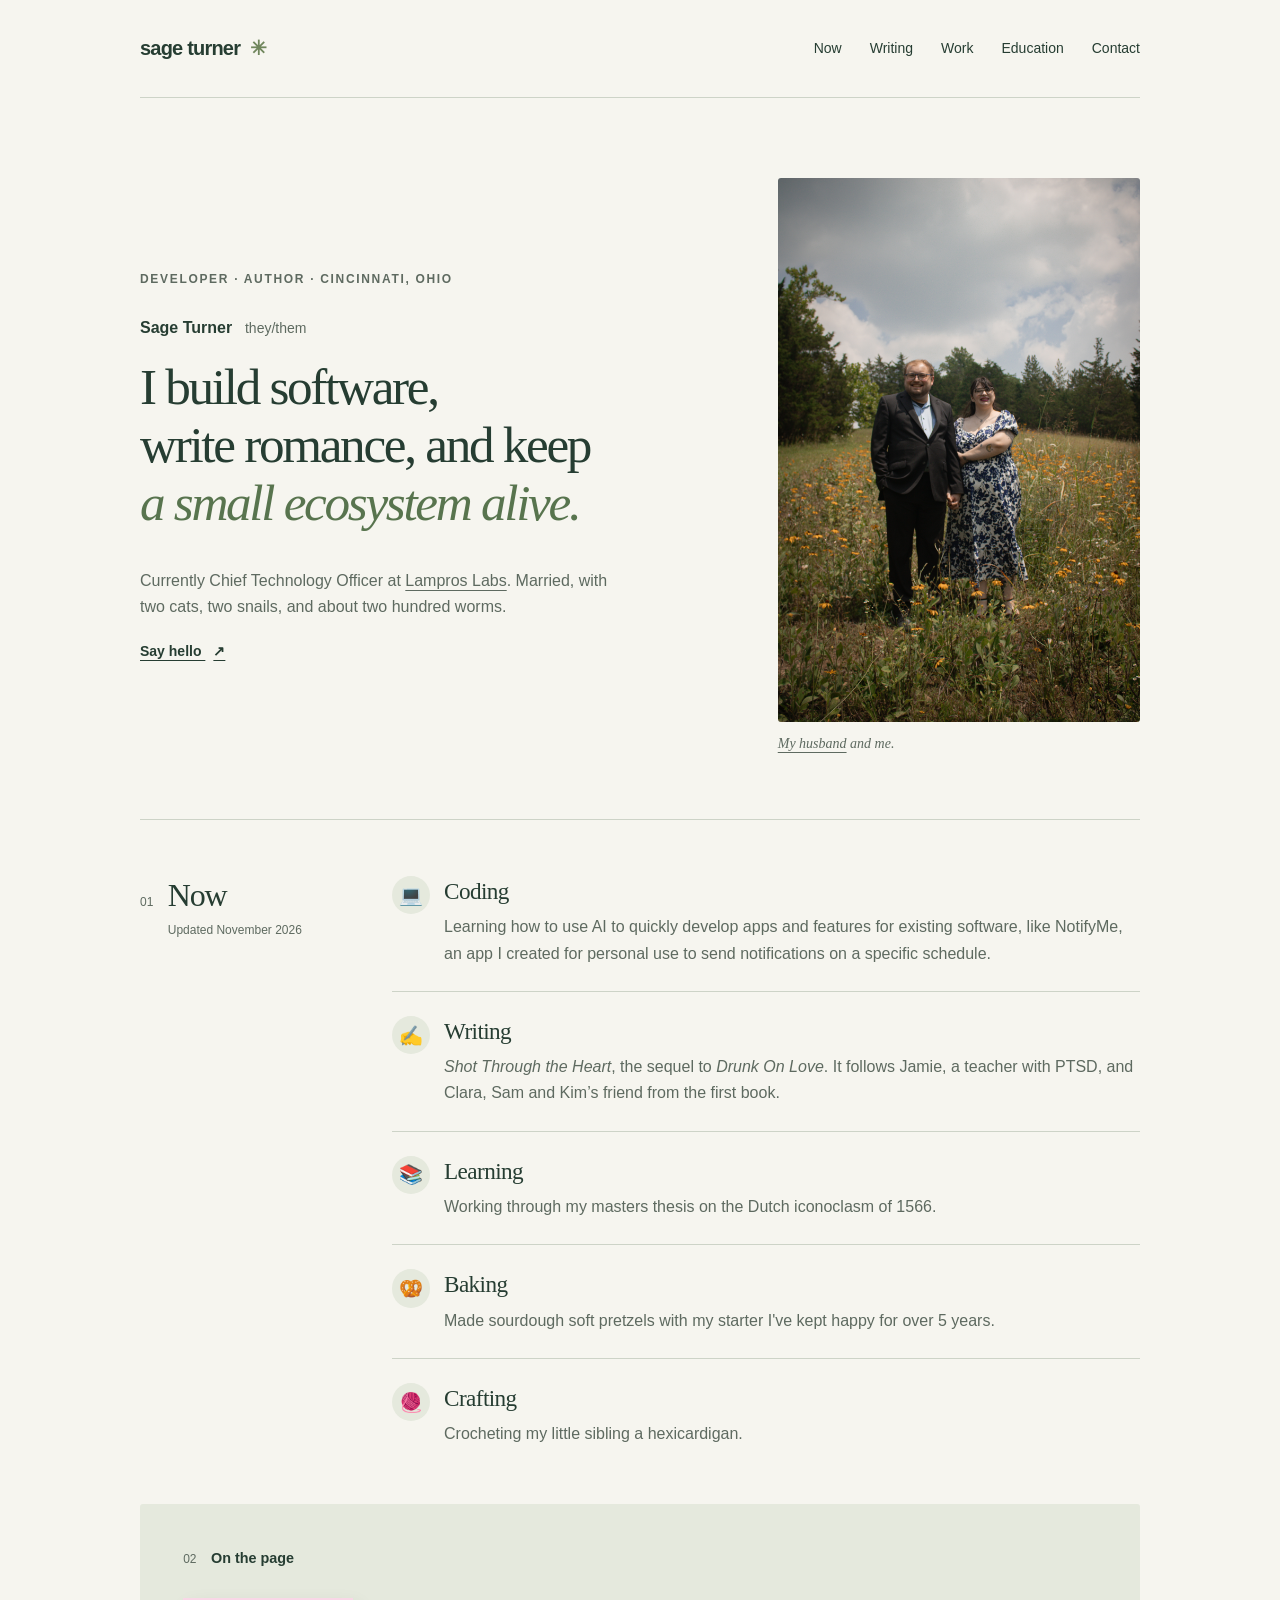
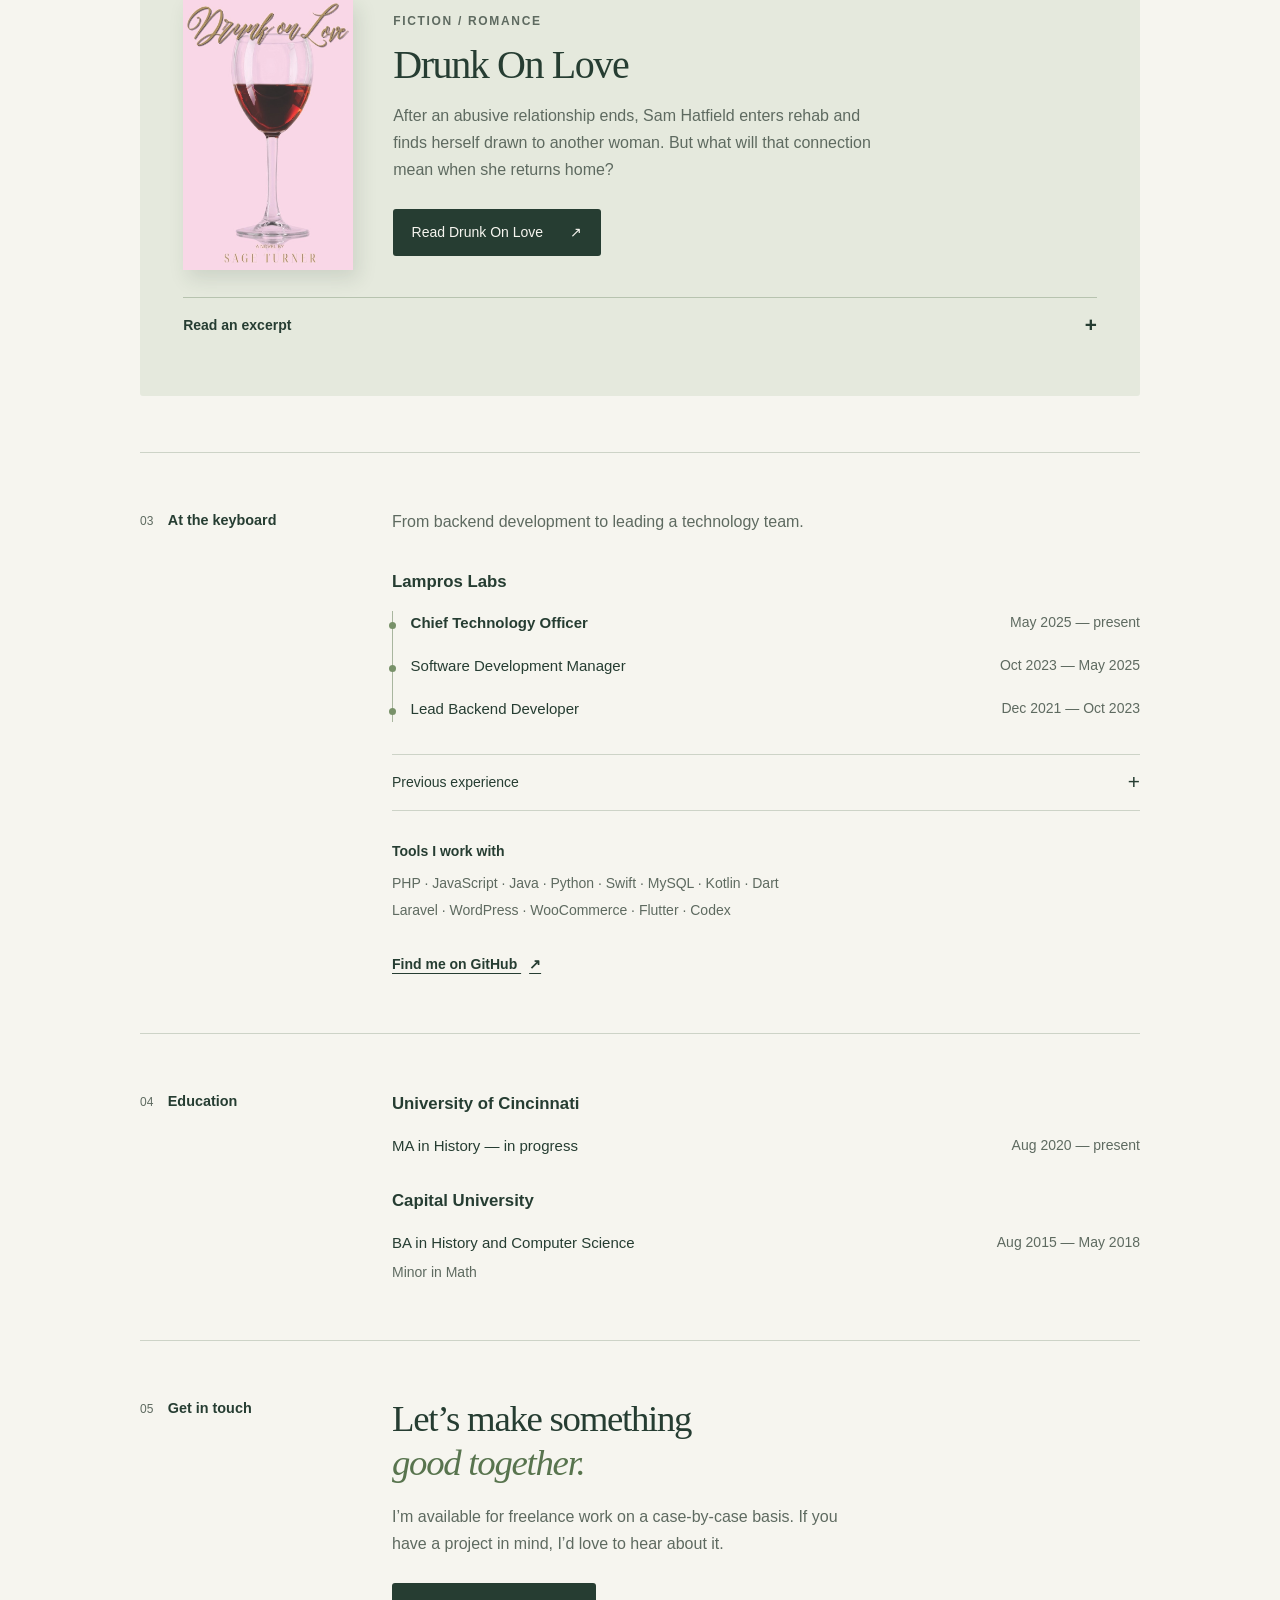
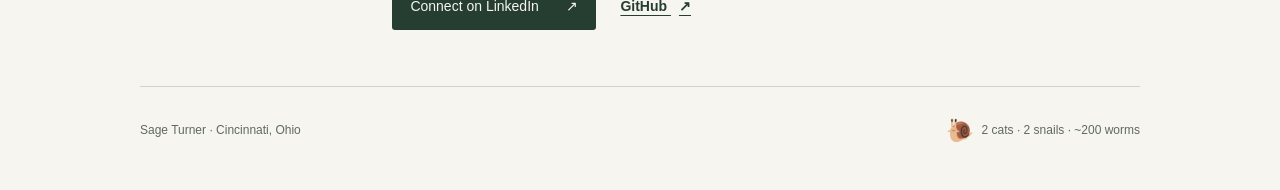
<file: index.html>
<!doctype html>
<html lang="en">
<head>
  <meta charset="utf-8">
  <meta name="viewport" content="width=device-width, initial-scale=1">
  <meta name="description" content="Sage Turner — software developer, technology leader, and author of the Drunk On Love series in Cincinnati, Ohio.">
  <meta name="theme-color" content="#f6f5ef">
  <title>Sage Turner — Developer & Author</title>
  <link rel="icon" type="image/jpeg" href="favicon.jpg">
  <link rel="stylesheet" href="style.css">
</head>
<body>
  <a class="skip-link" href="#main">Skip to content</a>
  <div class="page">
    <header class="site-header">
      <a class="wordmark" href="#" aria-label="Sage Turner, home">sage turner<span aria-hidden="true"> ✳</span></a>
      <nav aria-label="Main navigation"><a href="#now">Now</a><a href="#writing">Writing</a><a href="#work">Work</a><a href="#education">Education</a><a href="#contact">Contact</a></nav>
    </header>
    <main id="main">
      <section class="intro" aria-labelledby="intro-title">
        <div class="intro-copy">
        <p class="eyebrow">Developer · Author · Cincinnati, Ohio</p>
        <h1 id="intro-title">Sage Turner<span class="pronouns">they/them</span></h1>
        <p class="intro-line">I build software,<br>write romance, and keep<br><em>a small ecosystem alive.</em></p>
        <div class="intro-bottom"><p>Currently Chief Technology Officer at <a href="https://lamproslabs.com">Lampros Labs</a>. Married, with two cats, two snails, and about two hundred worms.</p><a class="text-link" href="#contact">Say hello <span aria-hidden="true">↗</span></a></div>
        </div>
        <figure class="intro-photo">
          <img src="sage-and-husband.jpg" width="1365" height="2048" alt="Sage and their husband holding hands in a field of flowers">
          <figcaption><a href="https://djtech42.github.io">My husband</a> and me.</figcaption>
        </figure>
      </section>

      <section id="now" class="section now" aria-labelledby="now-title">
        <div class="section-label"><span class="section-number">01</span><div><h2 id="now-title">Now</h2><p class="now-updated">Updated <time datetime="2026-11">November 2026</time></p></div></div>
        <dl class="now-list">
          <div><dt><span class="now-icon" aria-hidden="true">💻</span>Coding</dt><dd>Learning how to use AI to quickly develop apps and features for existing software, like NotifyMe, an app I created for personal use to send notifications on a specific schedule.</dd></div>
          <div><dt><span class="now-icon" aria-hidden="true">✍️</span>Writing</dt><dd><cite>Shot Through the Heart</cite>, the sequel to <cite>Drunk On Love</cite>. It follows Jamie, a teacher with PTSD, and Clara, Sam and Kim’s friend from the first book.</dd></div>
          <div><dt><span class="now-icon" aria-hidden="true">📚</span>Learning</dt><dd>Working through my masters thesis on the Dutch iconoclasm of 1566.</dd></div>
          <div><dt><span class="now-icon" aria-hidden="true">🥨</span>Baking</dt><dd>Made sourdough soft pretzels with my starter I've kept happy for over 5 years.</dd></div>
          <div><dt><span class="now-icon" aria-hidden="true">🧶</span>Crafting</dt><dd>Crocheting my little sibling a hexicardigan.</dd></div>
        </dl>
      </section>

      <section id="writing" class="section writing" aria-labelledby="writing-title">
        <div class="section-label"><span class="section-number">02</span><h2 id="writing-title">On the page</h2></div>
        <div class="writing-body">
          <img class="book-cover" src="book-cover.jpg" width="625" height="1000" alt="Drunk on Love by Sage Turner: a wine glass against a pink background" loading="lazy">
          <div class="book-copy">
          <p class="eyebrow">Fiction / Romance</p>
          <h3>Drunk On Love</h3>
          <p>After an abusive relationship ends, Sam Hatfield enters rehab and finds herself drawn to another woman. But what will that connection mean when she returns home?</p>
          <a class="button" href="https://www.amazon.com/dp/B0DVQRYPMT?tag=55010-sage.turner.1997-20&amp;linkCode=ogi&amp;th=1&amp;psc=1&amp;ascsubtag=srctok-b3c8e6d150af21c5&amp;btn_ref=srctok-b3c8e6d150af21c5">Read Drunk On Love <span aria-hidden="true">↗</span></a>
          </div>
        </div>
        <details class="book-excerpt">
          <summary>Read an excerpt <span class="expand" aria-hidden="true">+</span></summary>
          <div class="excerpt-prose">
            <p>She had done it again. The living room was covered in bottles of various types, and she couldn’t even stand. Katie was yelling about something again, but she barely heard it through the fog of being drunk.</p>
            <p>“Katie, I don’t know what you’re saying!” Sam shouted, a little louder than she meant to.</p>
            <p>“I’m trying to tell you you’re being an idiot.” Katie guffawed, bending over to pick up a nearly-empty vodka bottle.</p>
            <p>Sam saw the last sips in it and exclaimed, reaching out a hand for it like a baby would do.</p>
            <p>“I’m not giving this to you,” Katie said, opening it and pouring it down the sink in the kitchen.</p>
            <p>“What is wrong with you!” Sam screamed, and someone banged on the ceiling above them.</p>
            <p>“Shut the hell up,” Katie said quietly, angrily, like she often did.</p>
            <p>“I don’t want to!” Sam said, quieter this time. “I want you to leave me alone!”</p>
            <p>“Oh, don’t worry, I’ll leave you alone,” she said, laughing a little bit.</p>
            <p><em>Why is she laughing?</em> Sam thought, trying to discern what was going on through the brain fog she had.</p>
            <p>“You’re being so stupid,” Sam said. “Why are you being like this?”</p>
            <p>“I can’t stand you like this. Can you just go to bed? Don’t be questioning my motives. What the hell even happened that caused this?”</p>
            <p>“Bad day at work,” Sam said, leaning back against the couch and closing her eyes. “Customers were mean.”</p>
            <p>“That’s working in a restaurant, sweetheart,” she said, the “sweetheart” sounding angrier than it ever had before.</p>
            <p><em>Why is she treating me like this, why is she doing this?</em> Sam’s brain repeated over and over.</p>
            <p>“I know that,” Sam slurred, taking a long sip out of a bottle of vodka stashed inside the couch.</p>
            <p>Katie threw up her hands in defeat, storming out of the room and into the bedroom. She slammed the door and Sam heard the lock click into place.</p>
          </div>
        </details>
      </section>

      <section id="work" class="section" aria-labelledby="work-title">
        <div class="section-label"><span class="section-number">03</span><h2 id="work-title">At the keyboard</h2></div>
        <div class="section-content">
          <p class="section-intro">From backend development to leading a technology team.</p>
          <article class="job current-job">
            <h3><a href="https://lamproslabs.com">Lampros Labs</a></h3>
            <ol class="timeline">
              <li><span>Chief Technology Officer</span><time>May 2025 — present</time></li>
              <li><span>Software Development Manager</span><time>Oct 2023 — May 2025</time></li>
              <li><span>Lead Backend Developer</span><time>Dec 2021 — Oct 2023</time></li>
            </ol>
          </article>
          <details class="previous-work">
            <summary>Previous experience <span class="expand" aria-hidden="true">+</span></summary>
            <div class="previous-jobs">
              <article class="job"><h3>Fields Research</h3><div class="role"><span>PHP Developer</span><time>May — Nov 2021</time></div></article>
              <article class="job"><h3>DubTel</h3><div class="role"><span>Project Manager</span><time>Feb — May 2021</time></div><div class="role"><span>Software Development Manager</span><time>Jun 2019 — Feb 2021</time></div><div class="role"><span>Lead Software Engineer</span><time>Feb — Apr 2019</time></div><div class="role"><span>Junior PHP Developer</span><time>Apr 2018 — Jan 2019</time></div></article>
              <article class="job"><h3>Capital University</h3><div class="role"><span>Student Team Lead Desktop Support Technician</span><time>Aug 2015 — Apr 2018</time></div><p class="role-progression">Promoted from Student Desktop Support Technician.</p></article>
              <article class="job"><h3>J.P. Morgan Chase &amp; Co.</h3><div class="role"><span>Summer Technology Intern</span><time>Jun — Aug 2017</time></div></article>
            </div>
          </details>
          <div class="toolbox"><h3>Tools I work with</h3><p>PHP · JavaScript · Java · Python · Swift · MySQL · Kotlin · Dart</p><p>Laravel · WordPress · WooCommerce · Flutter · Codex</p></div>
          <a class="text-link" href="https://github.com/muppetcrayz">Find me on GitHub <span aria-hidden="true">↗</span></a>
        </div>
      </section>

      <section id="education" class="section education" aria-labelledby="education-title">
        <div class="section-label"><span class="section-number">04</span><h2 id="education-title">Education</h2></div>
        <div class="section-content">
          <article class="job">
            <h3>University of Cincinnati</h3>
            <div class="role"><span>MA in History — in progress</span><time>Aug 2020 — present</time></div>
          </article>
          <article class="job">
            <h3>Capital University</h3>
            <div class="role"><span>BA in History and Computer Science</span><time>Aug 2015 — May 2018</time></div>
            <p class="role-progression">Minor in Math</p>
          </article>
        </div>
      </section>

      <section id="contact" class="section contact" aria-labelledby="contact-title">
        <div class="section-label"><span class="section-number">05</span><h2 id="contact-title">Get in touch</h2></div>
        <div class="section-content"><h3>Let’s make something<br><em>good together.</em></h3><p>I’m available for freelance work on a case-by-case basis. If you have a project in mind, I’d love to hear about it.</p><div class="contact-links"><a class="button" href="https://www.linkedin.com/in/sageturner1997/">Connect on LinkedIn <span aria-hidden="true">↗</span></a><a class="text-link" href="https://github.com/muppetcrayz">GitHub <span aria-hidden="true">↗</span></a></div></div>
      </section>
    </main>
    <footer><span>Sage Turner · Cincinnati, Ohio</span><span class="ecosystem"><span class="snail" aria-hidden="true">🐌</span> 2 cats · 2 snails · ~200 worms</span></footer>
  </div>
</body>
</html>
</file>
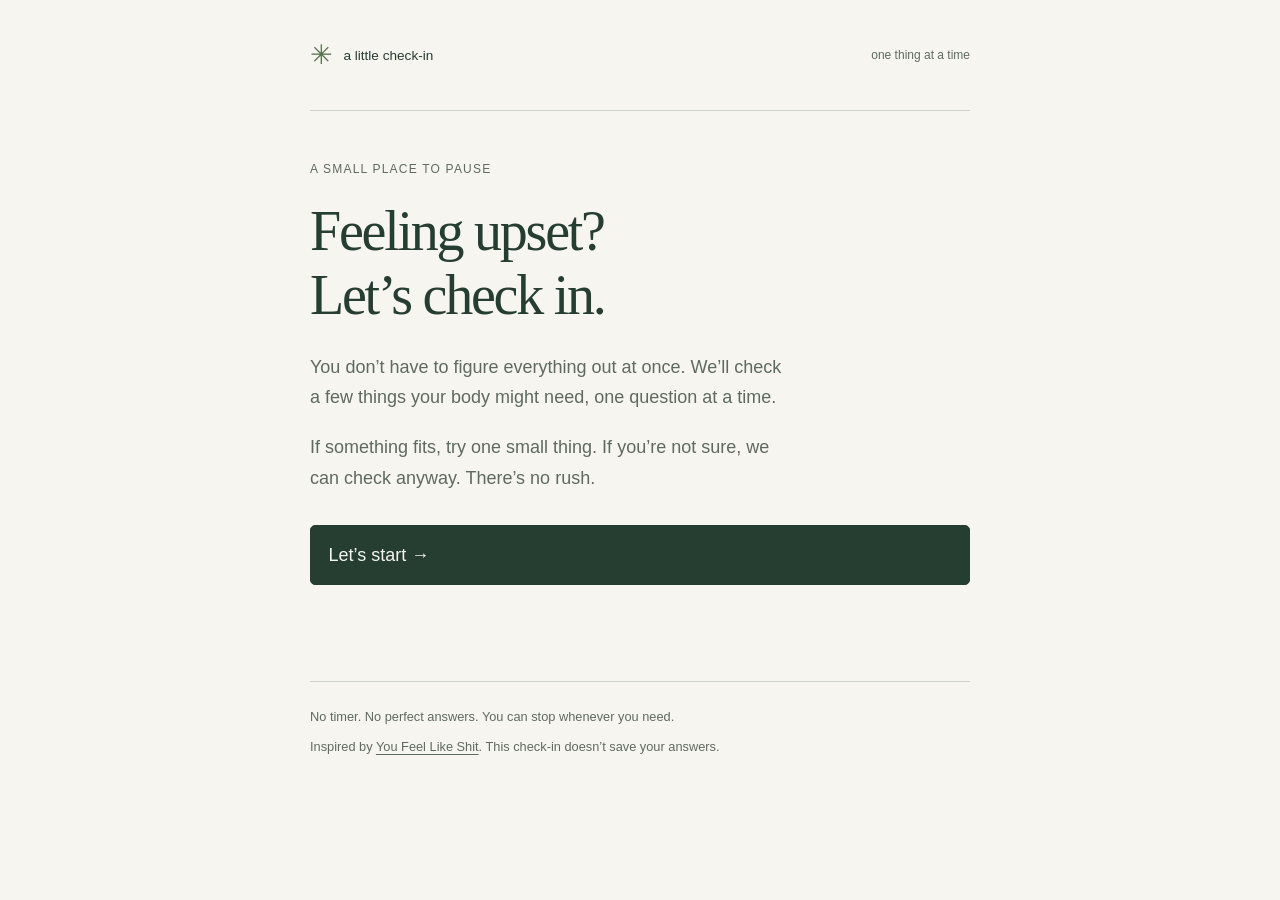
<file: upset/index.html>
<!doctype html>
<html lang="en">
<head>
<meta charset="utf-8">
<meta name="viewport" content="width=device-width, initial-scale=1">
<meta name="robots" content="noindex, nofollow">
<meta name="theme-color" content="#f6f5ef">
<title>A little check-in</title>
<link rel="icon" type="image/jpeg" href="/favicon.jpg">
<link rel="stylesheet" href="upset.css">
<script src="upset.js" defer></script>
</head>
<body>
<main class="page">
<header><span class="mark" aria-hidden="true">✳</span><span>a little check-in</span><span class="aside">one thing at a time</span></header>
<div class="progress-wrap" hidden><p id="progress-label"></p><progress id="progress" max="12" value="0" aria-labelledby="progress-label"></progress></div>
<section id="scene" aria-labelledby="title"></section>
<nav aria-label="Check-in controls"><button id="back" hidden>← Go back</button><button id="restart" hidden>Start over</button></nav>
<footer><p>No timer. No perfect answers. You can stop whenever you need.</p><p class="small">Inspired by <a href="https://youfeellikeshit.com/">You Feel Like Shit</a>. This check-in doesn’t save your answers.</p></footer>
<noscript><p>Please enable JavaScript to use this check-in.</p></noscript>
</main>
</body>
</html>
</file>
<file: style.css>
:root{color-scheme:light;--paper:#f6f5ef;--ink:#263d32;--muted:#5e6a60;--line:#cdd3c7;--sage:#e5e9dd;--accent:#395c45}
*{box-sizing:border-box}html{scroll-behavior:smooth;scroll-padding-top:2rem}body{margin:0;background:var(--paper);color:var(--ink);font-family:Arial,Helvetica,sans-serif;font-size:1rem;line-height:1.65}a{color:inherit;text-decoration-thickness:1px;text-underline-offset:4px}a:hover{color:#61794e}a:focus-visible,summary:focus-visible{outline:2px solid var(--accent);outline-offset:6px;border-radius:2px}.page{width:min(100% - 3rem,1000px);margin-inline:auto}.site-header{display:flex;align-items:center;justify-content:space-between;gap:1.5rem;padding:2rem 0;border-bottom:1px solid var(--line)}.wordmark{font-weight:700;letter-spacing:-.04em;font-size:1.25rem;text-decoration:none}.wordmark span{color:#70865c;margin-left:.35rem}nav{display:flex;gap:1.75rem;font-size:.875rem}nav a{text-decoration:none}.intro{padding:5rem 0 4rem}.eyebrow{text-transform:uppercase;font-size:.75rem;letter-spacing:.14em;font-weight:600;color:var(--muted);margin:0 0 1.6rem}h1{font-size:1rem;font-weight:600;margin:0 0 1rem}.pronouns{font-size:.875rem;font-weight:400;color:var(--muted);margin-left:.8rem}.intro-line{font-family:Georgia,'Times New Roman',serif;font-size:clamp(2.4rem,5.3vw,4rem);line-height:1.14;letter-spacing:-.045em;margin:0 0 2.2rem}em{font-weight:400;color:#58744e}.intro-bottom{display:flex;align-items:flex-end;justify-content:space-between;gap:2rem}.intro-bottom p{max-width:470px;margin:0;color:var(--muted)}.text-link{font-size:.875rem;font-weight:600;white-space:nowrap}.text-link span{margin-left:.5rem}.section{display:grid;grid-template-columns:220px 1fr;gap:2rem;border-top:1px solid var(--line);padding:3.5rem 0;scroll-margin-top:1rem}.section-label{display:flex;gap:.9rem;align-items:baseline}.section-number{font-size:.75rem;color:var(--muted);font-variant-numeric:tabular-nums}h2{font-size:.9rem;font-weight:600;margin:0}h3{margin:0;font-size:1.05rem}.writing{background:var(--sage);border:0;padding:2.7rem;border-radius:3px;margin-bottom:3.5rem;grid-template-columns:calc(220px - 2.7rem) 1fr}.writing .eyebrow{margin-bottom:.6rem}.writing h3,.contact h3{font-family:Georgia,'Times New Roman',serif;font-weight:400;letter-spacing:-.035em;font-size:2.5rem;line-height:1.2}.writing p:not(.eyebrow){color:var(--muted);margin:.8rem 0 1.6rem}.button{display:inline-flex;align-items:center;gap:1.7rem;background:var(--ink);color:var(--paper);padding:.75rem 1.15rem;font-size:.875rem;text-decoration:none;border-radius:3px;transition:background .15s}.button:hover{background:#416047;color:white}.section-intro{margin:0 0 2rem;color:var(--muted)}.job h3{margin-bottom:1rem}.job h3 a{text-decoration:none}.timeline{padding:0 0 0 1.1rem;margin:0;list-style:none;border-left:1px solid #a9b69f}.timeline li{position:relative;margin-bottom:1.15rem;display:flex;justify-content:space-between;gap:1rem}.timeline li:last-child{margin-bottom:0}.timeline li:before{content:'';position:absolute;width:7px;height:7px;border-radius:50%;background:#789169;left:calc(-1.1rem - 4px);top:.65rem}.timeline li:first-child span{font-weight:600}time{font-size:.875rem;color:var(--muted);white-space:nowrap}.timeline span,.role span{font-size:.9375rem}.previous-work{border-block:1px solid var(--line);margin-top:2rem}summary{cursor:pointer;list-style:none;padding:1rem 0;font-size:.875rem;display:flex;justify-content:space-between;align-items:center}summary::-webkit-details-marker{display:none}.expand{font-size:1.3rem;line-height:1}details[open] .expand{transform:rotate(45deg)}.previous-jobs{padding:.5rem 0 1.3rem}.previous-jobs .job+.job{margin-top:1.5rem}.previous-jobs h3{margin-bottom:.5rem}.role{display:flex;justify-content:space-between;gap:1rem;margin:.35rem 0}.toolbox{margin:1.8rem 0}.toolbox h3{font-size:.875rem;margin-bottom:.55rem}.toolbox p{font-size:.875rem;color:var(--muted);margin:.25rem 0}.contact h3{font-size:2.3rem}.contact p{max-width:450px;color:var(--muted);margin:1.2rem 0 1.6rem}footer{border-top:1px solid var(--line);display:flex;justify-content:space-between;align-items:center;gap:1rem;padding:1.6rem 0 2.5rem;font-size:.75rem;color:var(--muted)}.ecosystem{display:flex;align-items:center;gap:.45rem}.snail{display:inline-block;font-size:1.4rem;transition:transform .5s}.ecosystem:hover .snail{transform:translateX(-8px)}.skip-link{position:absolute;top:-100px;left:1rem;background:var(--ink);color:white;padding:.7rem;z-index:2}.skip-link:focus{top:1rem}
@media(max-width:760px){.section{grid-template-columns:1fr;gap:1.6rem}.writing{padding:2rem}.intro{padding:3.5rem 0}.timeline li,.role{flex-direction:column;gap:.05rem}.intro-bottom{align-items:flex-start;flex-direction:column;gap:1.2rem}.section{padding-block:2.5rem}.writing{padding:2rem;margin-bottom:2.5rem}footer{align-items:flex-start;flex-direction:column;gap:.4rem}}
@media(max-width:400px){.page{width:calc(100% - 2rem)}.site-header{align-items:flex-start;flex-direction:column;gap:.7rem;padding:1.3rem 0}nav{gap:1.5rem}.intro-line{font-size:2.15rem}.writing{padding:1.5rem}.writing h3{font-size:2.1rem}}
@media(prefers-reduced-motion:reduce){html{scroll-behavior:auto}*,*:before,*:after{transition:none!important}}
@media print{body{background:white}.page{width:100%}nav,.skip-link{display:none}.intro{padding:2rem 0}.section{break-inside:avoid}a{color:inherit}.button{background:none;color:var(--ink);border:1px solid var(--line)}}

.intro{position:relative}.botanical-mark{position:absolute;right:0;top:5.8rem;width:160px;height:auto;mix-blend-mode:multiply;opacity:.8}.writing{grid-template-columns:1fr;gap:1.7rem}.writing-body{display:grid;grid-template-columns:170px 1fr;gap:2.5rem;align-items:center}.book-cover{display:block;width:100%;height:auto;box-shadow:5px 9px 18px #263d3220}.book-copy{max-width:490px}.book-copy p{line-height:1.7}@media(max-width:760px){.botanical-mark{width:105px;top:3rem;opacity:.55}.intro .eyebrow{max-width:65%}.intro-line{position:relative}.writing-body{grid-template-columns:130px 1fr;gap:1.5rem}}@media(max-width:520px){.botanical-mark{width:75px;top:3rem}.writing-body{grid-template-columns:1fr}.book-cover{width:145px}.writing h3{font-size:2.1rem}}

.contact-links{display:flex;align-items:center;flex-wrap:wrap;gap:1rem 1.5rem}

.now-updated{margin:.4rem 0 0;font-size:.75rem;color:var(--muted)}.now-updated time{font-size:inherit}.now-list{margin:0}.now-list>div+div{margin-top:1.3rem}.now-list dt{font-size:.875rem;font-weight:600;margin-bottom:.3rem}.now-list dd{margin:0;color:var(--muted)}nav{flex-wrap:wrap;row-gap:.5rem}

.book-excerpt{border-top:1px solid #b7c3af}.book-excerpt summary{font-weight:600;min-height:48px}.excerpt-prose{max-width:65ch;margin:0 auto;padding:.5rem 0 1rem;font-family:Georgia,'Times New Roman',serif;font-size:1.0625rem;line-height:1.85}.writing .excerpt-prose p{color:var(--ink);margin:0;text-indent:1.5em}.excerpt-prose em{color:inherit}

/* A little field journal for current projects. */
.now h2{font-family:Georgia,'Times New Roman',serif;font-size:2rem;font-weight:400;letter-spacing:-.035em;line-height:1.2}
.now-list>div{position:relative;padding-left:3.25rem}
.now-list>div+div{margin-top:1.5rem;padding-top:1.5rem;border-top:1px solid var(--line)}
.now-list dt{font-family:Georgia,'Times New Roman',serif;font-size:1.45rem;font-weight:400;line-height:1.3;letter-spacing:-.025em;margin-bottom:.5rem}
.now-icon{position:absolute;left:0;display:inline-flex;align-items:center;justify-content:center;width:2.4rem;height:2.4rem;background:var(--sage);border-radius:50%;font-size:1.2rem;line-height:1;letter-spacing:normal}
@media(max-width:400px){.now-list>div{padding-left:2.9rem}.now-icon{width:2.1rem;height:2.1rem}}

/* Personal introduction and portrait. */
.intro{display:grid;grid-template-columns:minmax(0,1.65fr) minmax(0,1fr);align-items:center;gap:2.5rem}
.intro-line{font-size:clamp(2.15rem,4.2vw,3.2rem)}
.intro-bottom{flex-direction:column;align-items:flex-start;gap:1.2rem}
.intro-photo{margin:0}.intro-photo img{display:block;width:100%;height:auto;border-radius:3px}.intro-photo figcaption{margin-top:.65rem;font-size:.875rem;color:var(--muted);font-family:Georgia,'Times New Roman',serif;font-style:italic}
@media(max-width:760px){.intro{grid-template-columns:1fr;gap:2rem}.intro .eyebrow{max-width:none}.intro-photo{width:min(100%,340px)}.intro-line{font-size:clamp(2.15rem,6vw,3.2rem)}}

.role-progression{margin:.35rem 0 0;font-size:.875rem;color:var(--muted)}

.education .job+.job{margin-top:1.75rem}
</file>
<file: upset/upset.css>
:root{color-scheme:light;--paper:#f6f5ef;--ink:#263d32;--muted:#5e6a60;--line:#cdd3c7;--sage:#e5e9dd}*{box-sizing:border-box}body{margin:0;background:var(--paper);color:var(--ink);font:18px/1.7 Arial,Helvetica,sans-serif}.page{width:min(100% - 3rem,660px);margin:0 auto}header{display:flex;align-items:center;gap:.65rem;border-bottom:1px solid var(--line);padding:2rem 0;font-size:.85rem}.mark{color:#58744e;font-size:1.7rem}.aside{margin-left:auto;color:var(--muted);font-size:.75rem}.progress-wrap{margin-top:2rem}#progress-label,.eyebrow{font-size:.75rem;letter-spacing:.1em;text-transform:uppercase;color:var(--muted)}progress{display:block;width:100%;height:5px;border:0;border-radius:5px;background:var(--sage);accent-color:#58744e}progress::-webkit-progress-bar{background:var(--sage);border-radius:5px}progress::-webkit-progress-value{background:#58744e;border-radius:5px}section{padding:3rem 0 1rem;min-height:360px}h1{font:normal clamp(2.3rem,7vw,3.5rem)/1.15 Georgia,serif;letter-spacing:-.04em;margin:.7rem 0 1.5rem}h1:focus{outline:none}p{margin:0 0 1.2rem}.intro{color:var(--muted);max-width:48ch}.actions{display:grid;gap:.75rem;margin:2rem 0 1rem}button{font:inherit;text-align:left;cursor:pointer;border:1px solid var(--line);border-radius:5px;background:transparent;color:var(--ink);padding:.85rem 1.1rem;min-height:48px}button:hover{background:var(--sage);border-color:#58744e}button.primary{background:var(--ink);color:var(--paper);border-color:var(--ink)}button.primary:hover{background:#416047}button:focus-visible,a:focus-visible{outline:3px solid #58744e;outline-offset:4px}a{color:inherit;text-underline-offset:3px}nav{display:flex;justify-content:space-between;gap:1rem;margin:1rem 0 3rem}nav button{border:0;padding:.5rem 0;font-size:.85rem;text-decoration:underline;text-underline-offset:4px}nav button:hover{background:none}footer{border-top:1px solid var(--line);padding:1.5rem 0 2rem;font-size:.8rem;color:var(--muted)}footer p{margin-bottom:.5rem}.small,.note{font-size:.8rem;color:var(--muted)}.note{padding:1rem;border-left:2px solid var(--line)}ul{padding-left:1.3rem}li{margin-bottom:.8rem}[hidden]{display:none!important}@media(max-width:440px){.page{width:calc(100% - 2rem)}.aside{display:none}header{padding:1.3rem 0}section{padding-top:2rem;min-height:320px}}
</file>
